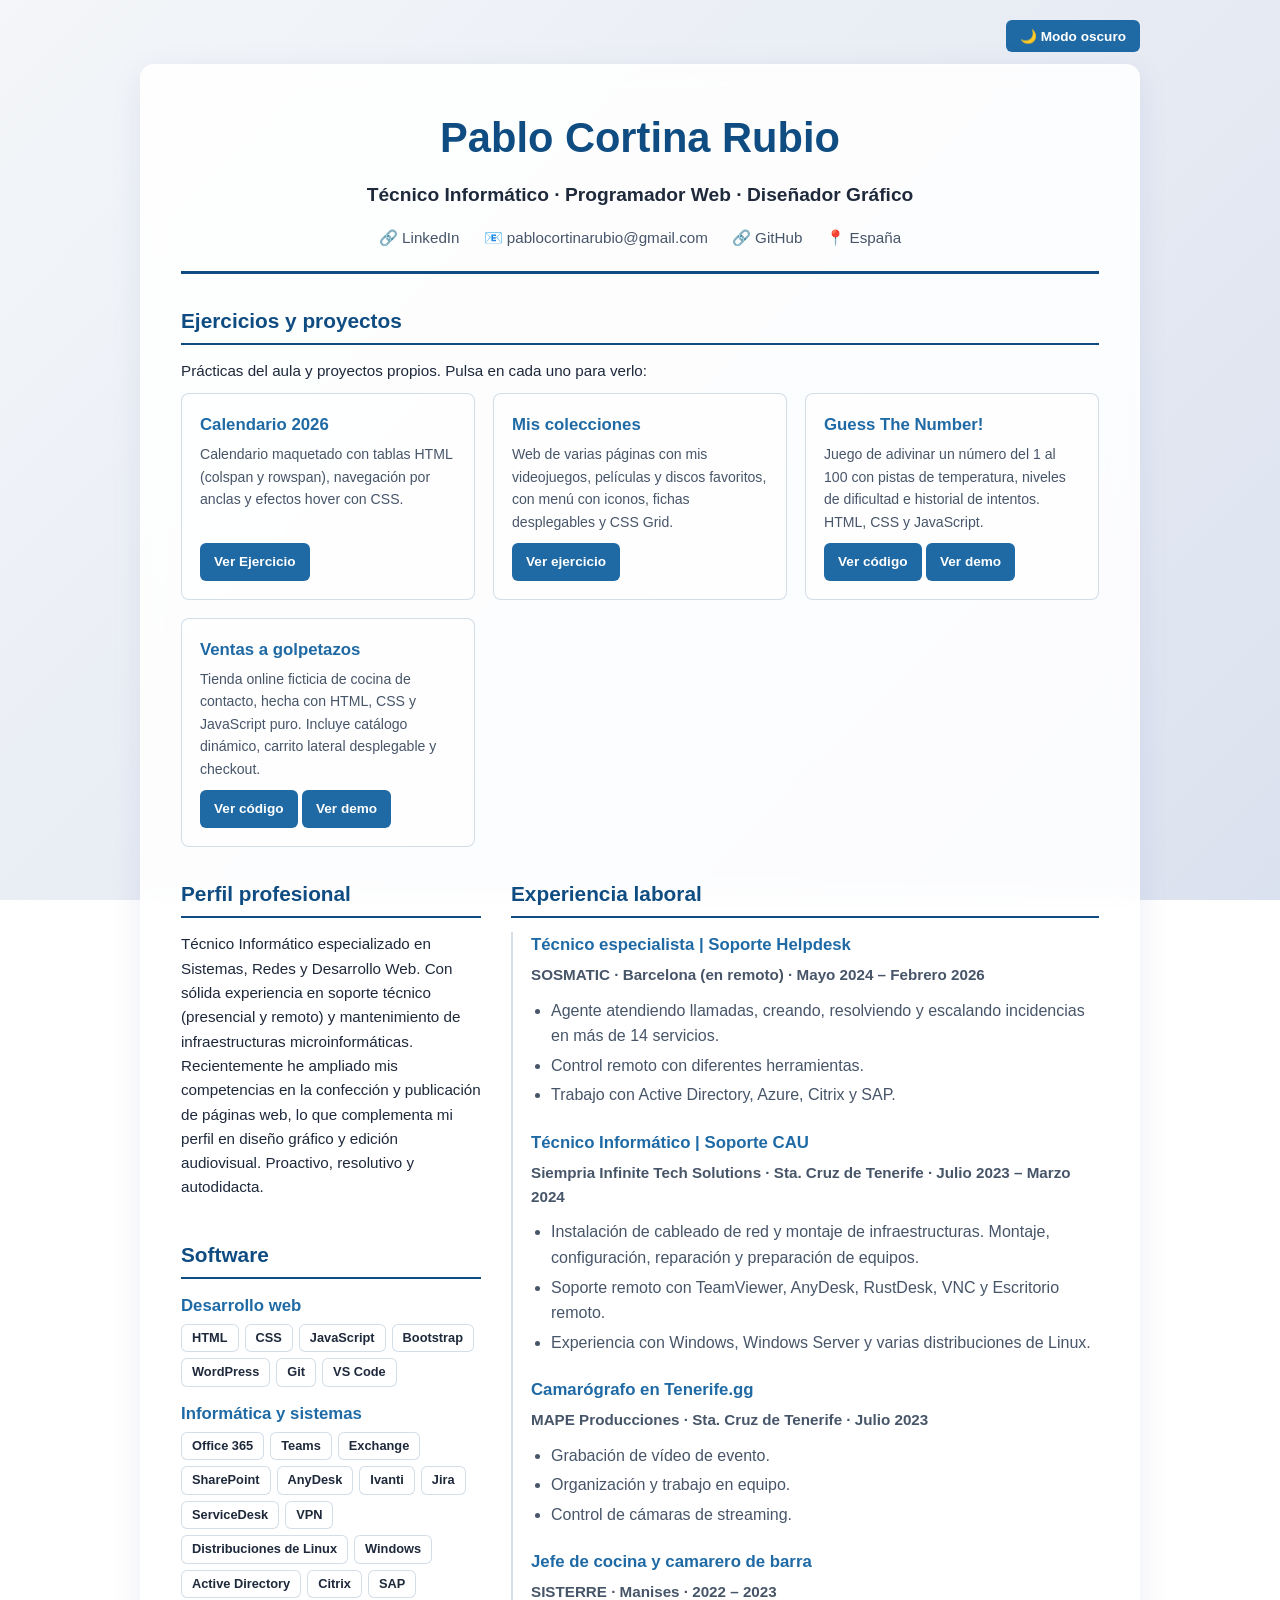
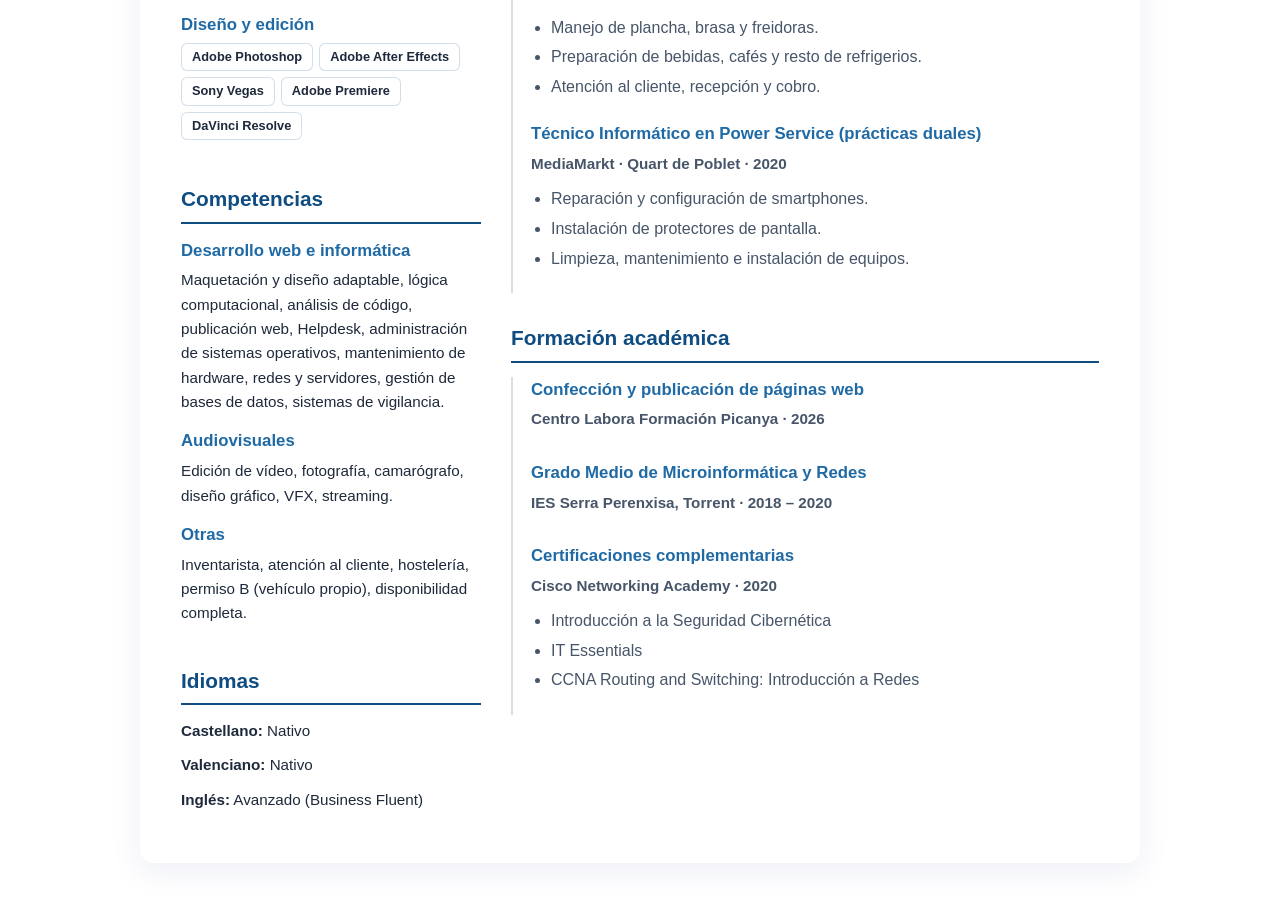
<file: index.html>
<!DOCTYPE html>
<html lang="es">

<head>
    <meta charset="UTF-8">
    <meta name="viewport" content="width=device-width, initial-scale=1.0">
    <title>Pablo Cortina Rubio - Currículum Vitae</title>
    <link rel="stylesheet" href="main.css">
</head>

<body>
    <!-- Botón para cambiar entre modo claro y modo oscuro -->
    <div class="barra-superior">
        <button id="boton-modo" class="btn">🌙 Modo oscuro</button>
    </div>
    <div class="container">

        <!-- Header  -->
        <header class="header">
            <h1>Pablo Cortina Rubio</h1>
            <p class="subtitle">Técnico Informático · Programador Web · Diseñador Gráfico</p>
            <div class="header-contact">
                <a href="https://www.linkedin.com/in/pablo-cortina/">🔗 LinkedIn</a>
                <a href="mailto:pablocortinarubio@gmail.com">📧 pablocortinarubio@gmail.com</a>
                <a href="https://github.com/Pablo-Cortina" target="_blank">🔗 GitHub</a>
                <span>📍 España</span>
            </div>
        </header>


<!-- Ejercicios de clase -->
        <section class="card seccion-ejercicios">
            <h2>Ejercicios y proyectos</h2>
            <p>Prácticas del aula y proyectos propios. Pulsa en cada uno para verlo:</p>

            <div class="grid-ejercicios">
                <div class="ejercicio-item">
                    <h3>Calendario 2026</h3>
                    <p>Calendario maquetado con tablas HTML (colspan y rowspan), navegación por anclas y efectos hover
                        con CSS.</p>
                    <div>
                        <a href="./ejercicios/calendario/" class="btn" target="_blank">Ver Ejercicio</a>
                    </div>
                </div>

                <div class="ejercicio-item">
                    <h3>Mis colecciones</h3>
                    <p>Web de varias páginas con mis videojuegos, películas y discos favoritos, con menú con iconos,
                        fichas desplegables y CSS Grid.</p>
                    <div>
                        <a href="./ejercicios/colecciones/" class="btn" target="_blank">Ver ejercicio</a>
                    </div>
                </div>

                <div class="ejercicio-item">
                    <h3>Guess The Number!</h3>
                    <p>Juego de adivinar un número del 1 al 100 con pistas de temperatura, niveles de dificultad e
                        historial de intentos. HTML, CSS y JavaScript.</p>
                    <div>
                        <a href="https://github.com/Pablo-Cortina/GuessTheNumber" class="btn" target="_blank">Ver código</a>
                        <a href="https://pablo-cortina.github.io/GuessTheNumber/" class="btn" target="_blank">Ver demo</a>
                    </div>
                </div>
                <div class="ejercicio-item">
                    <h3>Ventas a golpetazos</h3>
                    <p>Tienda online ficticia de cocina de contacto, hecha con HTML, CSS y JavaScript puro. Incluye catálogo dinámico, carrito lateral desplegable y checkout.</p>
                    <div>
                        <a href="https://github.com/Pablo-Cortina/ventas-a-golpetazos" class="btn" target="_blank">Ver código</a>
                        <a href="https://pablo-cortina.github.io/ventas-a-golpetazos/" class="btn" target="_blank">Ver demo</a>
                    </div>
                </div>
            </div>
        </section>
        <!-- Columna izquierda -->
        <aside class="sidebar">

            <section class="card">
                <h2>Perfil profesional</h2>
                <p>Técnico Informático especializado en Sistemas, Redes y Desarrollo Web. Con sólida experiencia en
                    soporte técnico (presencial y remoto) y mantenimiento de infraestructuras microinformáticas.
                    Recientemente he ampliado mis competencias en la confección y publicación de páginas web, lo que
                    complementa mi perfil en diseño gráfico y edición audiovisual. Proactivo, resolutivo y autodidacta.
                </p>
            </section>

            <section class="card">
                <h2>Software</h2>

                <h3>Desarrollo web</h3>
                <div class="tags">
                    <span class="tag">HTML</span>
                    <span class="tag">CSS</span>
                    <span class="tag">JavaScript</span>
                    <span class="tag">Bootstrap</span>
                    <span class="tag">WordPress</span>
                    <span class="tag">Git</span>
                    <span class="tag">VS Code</span>
                </div>

                <h3>Informática y sistemas</h3>
                <div class="tags">
                    <span class="tag">Office 365</span>
                    <span class="tag">Teams</span>
                    <span class="tag">Exchange</span>
                    <span class="tag">SharePoint</span>
                    <span class="tag">AnyDesk</span>
                    <span class="tag">Ivanti</span>
                    <span class="tag">Jira</span>
                    <span class="tag">ServiceDesk</span>
                    <span class="tag">VPN</span>
                    <span class="tag">Distribuciones de Linux</span>
                    <span class="tag">Windows</span>
                    <span class="tag">Active Directory</span>
                    <span class="tag">Citrix</span>
                    <span class="tag">SAP</span>
                </div>

                <h3>Diseño y edición</h3>
                <div class="tags">
                    <span class="tag">Adobe Photoshop</span>
                    <span class="tag">Adobe After Effects</span>
                    <span class="tag">Sony Vegas</span>
                    <span class="tag">Adobe Premiere</span>
                    <span class="tag">DaVinci Resolve</span>
                </div>
            </section>

            <section class="card">
                <h2>Competencias</h2>

                <h3>Desarrollo web e informática</h3>
                <p>Maquetación y diseño adaptable, lógica computacional, análisis de código, publicación web,
                    Helpdesk, administración de sistemas operativos, mantenimiento de hardware, redes y servidores,
                    gestión de bases de datos, sistemas de vigilancia.</p>

                <h3>Audiovisuales</h3>
                <p>Edición de vídeo, fotografía, camarógrafo, diseño gráfico, VFX, streaming.</p>

                <h3>Otras</h3>
                <p>Inventarista, atención al cliente, hostelería, permiso B (vehículo propio), disponibilidad
                    completa.</p>
            </section>

            <section class="card">
                <h2>Idiomas</h2>
                <p><strong>Castellano:</strong> Nativo</p>
                <p><strong>Valenciano:</strong> Nativo</p>
                <p><strong>Inglés:</strong> Avanzado (Business Fluent)</p>
            </section>

        </aside>

        <!-- Columna derecha -->
        <main class="main-content">
            <section class="card">
                <h2>Experiencia laboral</h2>

                <div class="timeline-item">
                    <h3>Técnico especialista | Soporte Helpdesk</h3>
                    <p class="company">SOSMATIC · Barcelona (en remoto) · Mayo 2024 – Febrero 2026</p>
                    <ul>
                        <li>Agente atendiendo llamadas, creando, resolviendo y escalando incidencias en más de 14
                            servicios.</li>
                        <li>Control remoto con diferentes herramientas.</li>
                        <li>Trabajo con Active Directory, Azure, Citrix y SAP.</li>
                    </ul>
                </div>

                <div class="timeline-item">
                    <h3>Técnico Informático | Soporte CAU</h3>
                    <p class="company">Siempria Infinite Tech Solutions · Sta. Cruz de Tenerife · Julio 2023 – Marzo
                        2024</p>
                    <ul>
                        <li>Instalación de cableado de red y montaje de infraestructuras. Montaje, configuración,
                            reparación y preparación de equipos.</li>
                        <li>Soporte remoto con TeamViewer, AnyDesk, RustDesk, VNC y Escritorio remoto.</li>
                        <li>Experiencia con Windows, Windows Server y varias distribuciones de Linux.</li>
                    </ul>
                </div>

                <div class="timeline-item">
                    <h3>Camarógrafo en Tenerife.gg</h3>
                    <p class="company">MAPE Producciones · Sta. Cruz de Tenerife · Julio 2023</p>
                    <ul>
                        <li>Grabación de vídeo de evento.</li>
                        <li>Organización y trabajo en equipo.</li>
                        <li>Control de cámaras de streaming.</li>
                    </ul>
                </div>

                <div class="timeline-item">
                    <h3>Jefe de cocina y camarero de barra</h3>
                    <p class="company">SISTERRE · Manises · 2022 – 2023</p>
                    <ul>
                        <li>Manejo de plancha, brasa y freidoras.</li>
                        <li>Preparación de bebidas, cafés y resto de refrigerios.</li>
                        <li>Atención al cliente, recepción y cobro.</li>
                    </ul>
                </div>

                <div class="timeline-item">
                    <h3>Técnico Informático en Power Service (prácticas duales)</h3>
                    <p class="company">MediaMarkt · Quart de Poblet · 2020</p>
                    <ul>
                        <li>Reparación y configuración de smartphones.</li>
                        <li>Instalación de protectores de pantalla.</li>
                        <li>Limpieza, mantenimiento e instalación de equipos.</li>
                    </ul>
                </div>
            </section>

            <section class="card">
                <h2>Formación académica</h2>

                <div class="timeline-item">
                    <h3>Confección y publicación de páginas web</h3>
                    <p class="company">Centro Labora Formación Picanya · 2026</p>
                </div>

                <div class="timeline-item">
                    <h3>Grado Medio de Microinformática y Redes</h3>
                    <p class="company">IES Serra Perenxisa, Torrent · 2018 – 2020</p>
                </div>

                <div class="timeline-item">
                    <h3>Certificaciones complementarias</h3>
                    <p class="company">Cisco Networking Academy · 2020</p>
                    <ul>
                        <li>Introducción a la Seguridad Cibernética</li>
                        <li>IT Essentials</li>
                        <li>CCNA Routing and Switching: Introducción a Redes</li>
                    </ul>
                </div>
            </section>

        </main>

    </div>

    <script src="script.js"></script>
</body>

</html>
</file>
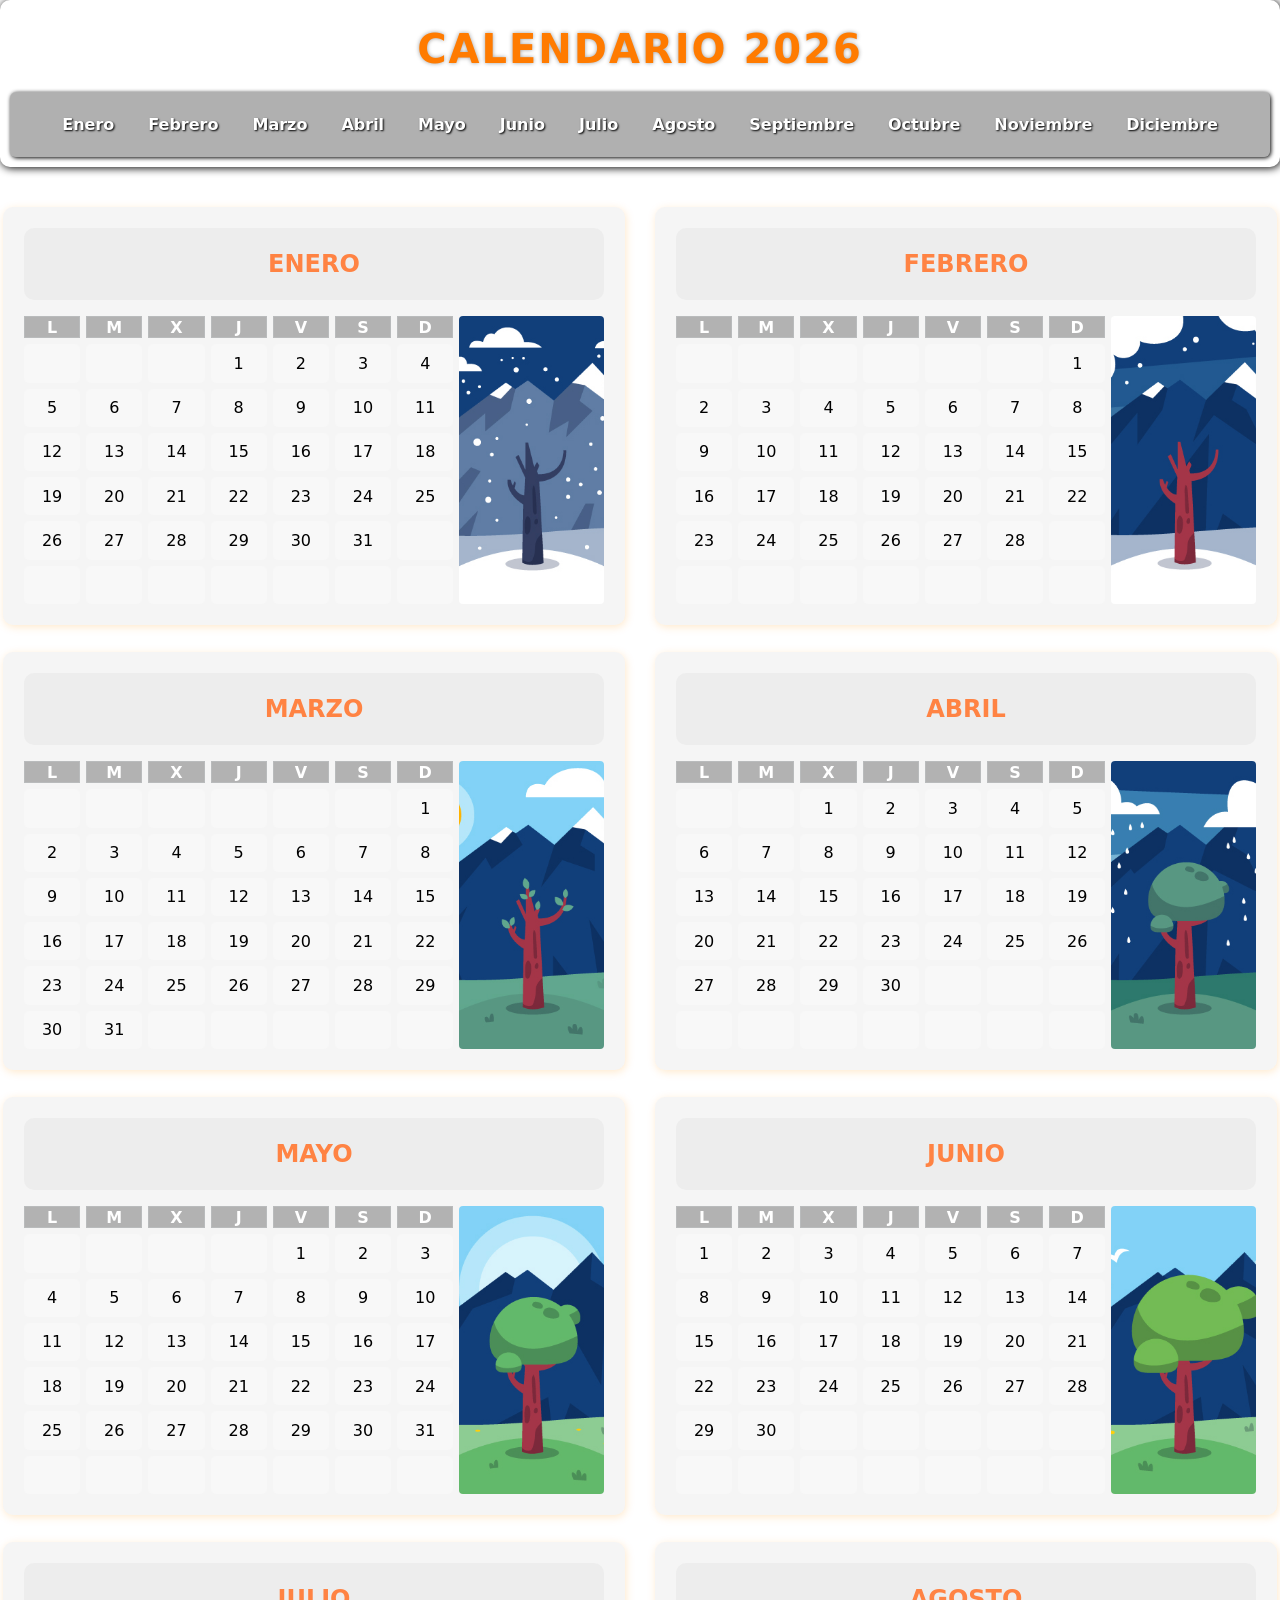
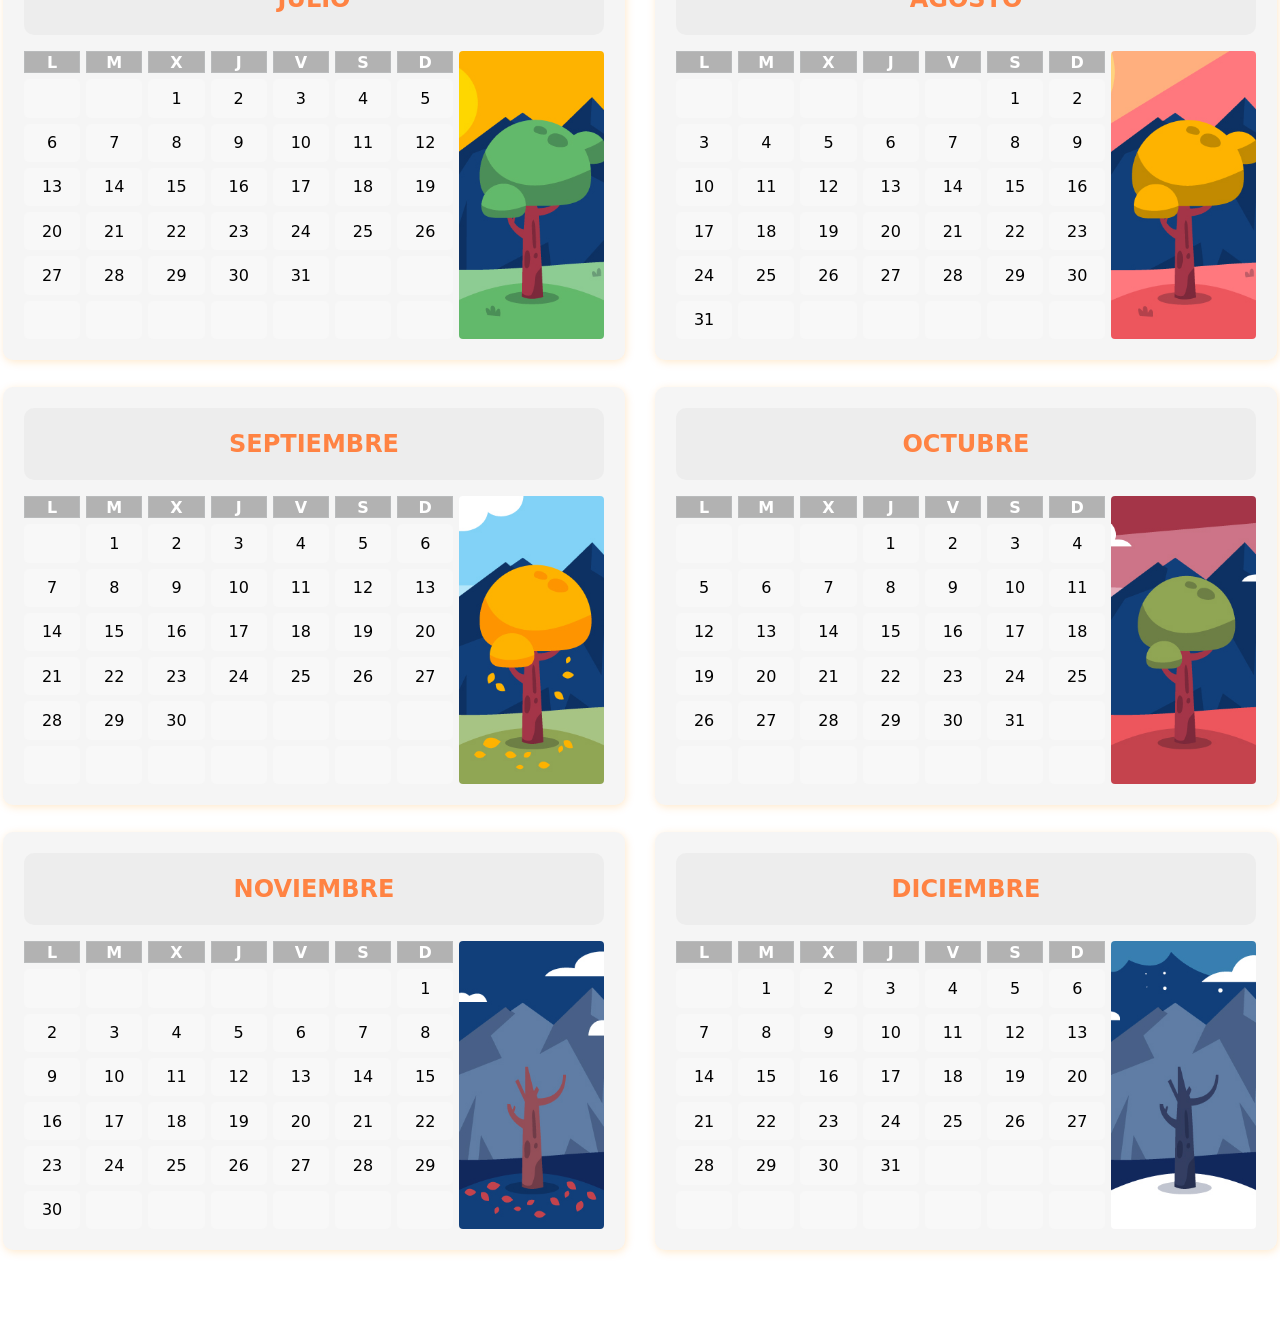
<file: ejercicios/calendario/index.html>
<!DOCTYPE html>
<html lang='es'>

<head>
    <meta charset='utf-8'>
    <meta name='viewport' content='width=device-width, initial-scale=1'>
    <title>Ejercicio 8</title>
    <link rel='stylesheet' href='main.css'>
</head>

<body>
    <div class="fondo-desenfocado"></div>
    <div class="container">
        <header>
            <h1>CALENDARIO 2026</h1>
            <nav class="menu">
                <ul>
                    <li><a href="#enero">Enero</a></li>
                    <li><a href="#febrero">Febrero</a></li>
                    <li><a href="#marzo">Marzo</a></li>
                    <li><a href="#abril">Abril</a></li>
                    <li><a href="#mayo">Mayo</a></li>
                    <li><a href="#junio">Junio</a></li>
                    <li><a href="#julio">Julio</a></li>
                    <li><a href="#agosto">Agosto</a></li>
                    <li><a href="#septiembre">Septiembre</a></li>
                    <li><a href="#octubre">Octubre</a></li>
                    <li><a href="#noviembre">Noviembre</a></li>
                    <li><a href="#diciembre">Diciembre</a></li>
                </ul>
            </nav>
        </header>
        <main>
            <section>
                <article id="enero">
                    <table>
                        <tr>
                            <th colspan="8"><a href="#enero" class="titulo-mes">ENERO</a></th>
                        </tr>
                        <tr class="dias-semana">
                            <th>L</th>
                            <th>M</th>
                            <th>X</th>
                            <th>J</th>
                            <th>V</th>
                            <th>S</th>
                            <th>D</th>
                            <td rowspan="7 " class="celda-imagen">
                                <img src="./imgs/enero.png" alt="Enero">
                            </td>
                        </tr>
                        <tr>
                            <td></td>
                            <td></td>
                            <td></td>
                            <td>1</td>
                            <td>2</td>
                            <td>3</td>
                            <td>4</td>
                        </tr>
                        <tr>
                            <td>5</td>
                            <td>6</td>
                            <td>7</td>
                            <td>8</td>
                            <td>9</td>
                            <td>10</td>
                            <td>11</td>
                        </tr>
                        <tr>
                            <td>12</td>
                            <td>13</td>
                            <td>14</td>
                            <td>15</td>
                            <td>16</td>
                            <td>17</td>
                            <td>18</td>
                        </tr>
                        <tr>
                            <td>19</td>
                            <td>20</td>
                            <td>21</td>
                            <td>22</td>
                            <td>23</td>
                            <td>24</td>
                            <td>25</td>
                        </tr>
                        <tr>
                            <td>26</td>
                            <td>27</td>
                            <td>28</td>
                            <td>29</td>
                            <td>30</td>
                            <td>31</td>
                            <td></td>
                        </tr>
                        <tr>
                            <td></td>
                            <td></td>
                            <td></td>
                            <td></td>
                            <td></td>
                            <td></td>
                            <td></td>
                        </tr>
                    </table>
                </article>
                <article id="febrero">

                    <table>
                        <tr>
                            <th colspan="8"><a href="#febrero" class="titulo-mes">FEBRERO</a></th>
                        </tr>
                        <tr class="dias-semana">
                            <th>L</th>
                            <th>M</th>
                            <th>X</th>
                            <th>J</th>
                            <th>V</th>
                            <th>S</th>
                            <th>D</th>
                            <td rowspan="7" class="celda-imagen"><img src="./imgs/febrero.png" alt="Febrero"></td>
                        </tr>
                        <tr>
                            <td></td>
                            <td></td>
                            <td></td>
                            <td></td>
                            <td></td>
                            <td></td>
                            <td>1</td>

                        </tr>
                        <tr>
                            <td>2</td>
                            <td>3</td>
                            <td>4</td>
                            <td>5</td>
                            <td>6</td>
                            <td>7</td>
                            <td>8</td>
                        </tr>
                        <tr>
                            <td>9</td>
                            <td>10</td>
                            <td>11</td>
                            <td>12</td>
                            <td>13</td>
                            <td>14</td>
                            <td>15</td>
                        </tr>
                        <tr>
                            <td>16</td>
                            <td>17</td>
                            <td>18</td>
                            <td>19</td>
                            <td>20</td>
                            <td>21</td>
                            <td>22</td>
                        </tr>
                        <tr>
                            <td>23</td>
                            <td>24</td>
                            <td>25</td>
                            <td>26</td>
                            <td>27</td>
                            <td>28</td>
                            <td></td>
                        </tr>
                        <tr>
                            <td></td>
                            <td></td>
                            <td></td>
                            <td></td>
                            <td></td>
                            <td></td>
                            <td></td>
                        </tr>
                    </table>
                </article>
            </section>
            <section>
                <article id="marzo">

                    <table>
                        <tr>
                            <th colspan="8"><a href="#marzo" class="titulo-mes">MARZO</a></th>
                        </tr>
                        <tr class="dias-semana">
                            <th>L</th>
                            <th>M</th>
                            <th>X</th>
                            <th>J</th>
                            <th>V</th>
                            <th>S</th>
                            <th>D</th>
                            <td rowspan="7" class="celda-imagen"><img src="./imgs/marzo.png" alt="Marzo"></td>
                        </tr>
                        <tr>
                            <td></td>
                            <td></td>
                            <td></td>
                            <td></td>
                            <td></td>
                            <td></td>
                            <td>1</td>

                        </tr>
                        <tr>
                            <td>2</td>
                            <td>3</td>
                            <td>4</td>
                            <td>5</td>
                            <td>6</td>
                            <td>7</td>
                            <td>8</td>
                        </tr>
                        <tr>
                            <td>9</td>
                            <td>10</td>
                            <td>11</td>
                            <td>12</td>
                            <td>13</td>
                            <td>14</td>
                            <td>15</td>
                        </tr>
                        <tr>
                            <td>16</td>
                            <td>17</td>
                            <td>18</td>
                            <td>19</td>
                            <td>20</td>
                            <td>21</td>
                            <td>22</td>
                        </tr>
                        <tr>
                            <td>23</td>
                            <td>24</td>
                            <td>25</td>
                            <td>26</td>
                            <td>27</td>
                            <td>28</td>
                            <td>29</td>
                        </tr>
                        <tr>
                            <td>30</td>
                            <td>31</td>
                            <td></td>
                            <td></td>
                            <td></td>
                            <td></td>
                            <td></td>
                        </tr>
                    </table>
                </article>
                <article id="abril">
                    <table>
                        <tr>
                            <th colspan="8"><a href="#abril" class="titulo-mes">ABRIL</a></th>
                        </tr>
                        <tr class="dias-semana">
                            <th>L</th>
                            <th>M</th>
                            <th>X</th>
                            <th>J</th>
                            <th>V</th>
                            <th>S</th>
                            <th>D</th>
                            <td rowspan="7" class="celda-imagen"><img src="./imgs/abril.png" alt="Abril"></td>
                        </tr>
                        <tr>
                            <td></td>
                            <td></td>
                            <td>1</td>
                            <td>2</td>
                            <td>3</td>
                            <td>4</td>
                            <td>5</td>

                        </tr>
                        <tr>
                            <td>6</td>
                            <td>7</td>
                            <td>8</td>
                            <td>9</td>
                            <td>10</td>
                            <td>11</td>
                            <td>12</td>
                        </tr>
                        <tr>
                            <td>13</td>
                            <td>14</td>
                            <td>15</td>
                            <td>16</td>
                            <td>17</td>
                            <td>18</td>
                            <td>19</td>
                        </tr>
                        <tr>
                            <td>20</td>
                            <td>21</td>
                            <td>22</td>
                            <td>23</td>
                            <td>24</td>
                            <td>25</td>
                            <td>26</td>
                        </tr>
                        <tr>
                            <td>27</td>
                            <td>28</td>
                            <td>29</td>
                            <td>30</td>
                            <td></td>
                            <td></td>
                            <td></td>
                        </tr>
                        <tr>
                            <td></td>
                            <td></td>
                            <td></td>
                            <td></td>
                            <td></td>
                            <td></td>
                            <td></td>
                        </tr>
                    </table>
                </article>
            </section>
            <section>
                <article id="mayo">
                    <table>
                        <tr>
                            <th colspan="8"><a href="#mayo" class="titulo-mes">MAYO</a></th>
                        </tr>
                        <tr class="dias-semana">
                            <th>L</th>
                            <th>M</th>
                            <th>X</th>
                            <th>J</th>
                            <th>V</th>
                            <th>S</th>
                            <th>D</th>
                            <td rowspan="7" class="celda-imagen"><img src="./imgs/mayo.png" alt="Mayo"></td>
                        </tr>
                        <tr>
                            <td></td>
                            <td></td>
                            <td></td>
                            <td></td>
                            <td>1</td>
                            <td>2</td>
                            <td>3</td>

                        </tr>
                        <tr>
                            <td>4</td>
                            <td>5</td>
                            <td>6</td>
                            <td>7</td>
                            <td>8</td>
                            <td>9</td>
                            <td>10</td>
                        </tr>
                        <tr>
                            <td>11</td>
                            <td>12</td>
                            <td>13</td>
                            <td>14</td>
                            <td>15</td>
                            <td>16</td>
                            <td>17</td>
                        </tr>
                        <tr>
                            <td>18</td>
                            <td>19</td>
                            <td>20</td>
                            <td>21</td>
                            <td>22</td>
                            <td>23</td>
                            <td>24</td>
                        </tr>
                        <tr>
                            <td>25</td>
                            <td>26</td>
                            <td>27</td>
                            <td>28</td>
                            <td>29</td>
                            <td>30</td>
                            <td>31</td>
                        </tr>
                        <tr>
                            <td></td>
                            <td></td>
                            <td></td>
                            <td></td>
                            <td></td>
                            <td></td>
                            <td></td>
                        </tr>
                    </table>
                </article>
                <article id="junio">
                    <table>
                        <tr>
                            <th colspan="8"><a href="#junio" class="titulo-mes">JUNIO</a></th>
                        </tr>
                        <tr class="dias-semana">
                            <th>L</th>
                            <th>M</th>
                            <th>X</th>
                            <th>J</th>
                            <th>V</th>
                            <th>S</th>
                            <th>D</th>
                            <td rowspan="7" class="celda-imagen"><img src="./imgs/junio.png" alt="Junio"></td>
                        </tr>
                        <tr>
                            <td>1</td>
                            <td>2</td>
                            <td>3</td>
                            <td>4</td>
                            <td>5</td>
                            <td>6</td>
                            <td>7</td>

                        </tr>
                        <tr>
                            <td>8</td>
                            <td>9</td>
                            <td>10</td>
                            <td>11</td>
                            <td>12</td>
                            <td>13</td>
                            <td>14</td>
                        </tr>
                        <tr>
                            <td>15</td>
                            <td>16</td>
                            <td>17</td>
                            <td>18</td>
                            <td>19</td>
                            <td>20</td>
                            <td>21</td>
                        </tr>
                        <tr>
                            <td>22</td>
                            <td>23</td>
                            <td>24</td>
                            <td>25</td>
                            <td>26</td>
                            <td>27</td>
                            <td>28</td>
                        </tr>
                        <tr>
                            <td>29</td>
                            <td>30</td>
                            <td></td>
                            <td></td>
                            <td></td>
                            <td></td>
                            <td></td>
                        </tr>
                        <tr>
                            <td></td>
                            <td></td>
                            <td></td>
                            <td></td>
                            <td></td>
                            <td></td>
                            <td></td>
                        </tr>
                    </table>
                </article>
            </section>
            <section>
                <article id="julio">
                    <table>
                        <tr>
                            <th colspan="8"><a href="#julio" class="titulo-mes">JULIO</a></th>
                        </tr>
                        <tr class="dias-semana">
                            <th>L</th>
                            <th>M</th>
                            <th>X</th>
                            <th>J</th>
                            <th>V</th>
                            <th>S</th>
                            <th>D</th>
                            <td rowspan="7" class="celda-imagen"><img src="./imgs/julio.png" alt="Julio"></td>
                        </tr>
                        <tr>
                            <td></td>
                            <td></td>
                            <td>1</td>
                            <td>2</td>
                            <td>3</td>
                            <td>4</td>
                            <td>5</td>

                        </tr>
                        <tr>
                            <td>6</td>
                            <td>7</td>
                            <td>8</td>
                            <td>9</td>
                            <td>10</td>
                            <td>11</td>
                            <td>12</td>
                        </tr>
                        <tr>
                            <td>13</td>
                            <td>14</td>
                            <td>15</td>
                            <td>16</td>
                            <td>17</td>
                            <td>18</td>
                            <td>19</td>
                        </tr>
                        <tr>
                            <td>20</td>
                            <td>21</td>
                            <td>22</td>
                            <td>23</td>
                            <td>24</td>
                            <td>25</td>
                            <td>26</td>
                        </tr>
                        <tr>
                            <td>27</td>
                            <td>28</td>
                            <td>29</td>
                            <td>30</td>
                            <td>31</td>
                            <td></td>
                            <td></td>
                        </tr>
                        <tr>
                            <td></td>
                            <td></td>
                            <td></td>
                            <td></td>
                            <td></td>
                            <td></td>
                            <td></td>
                        </tr>
                    </table>
                </article>
                <article id="agosto">
                    <table>
                        <tr>
                            <th colspan="8"><a href="#agosto" class="titulo-mes">AGOSTO</a></th>
                        </tr>
                        <tr class="dias-semana">
                            <th>L</th>
                            <th>M</th>
                            <th>X</th>
                            <th>J</th>
                            <th>V</th>
                            <th>S</th>
                            <th>D</th>
                            <td rowspan="7" class="celda-imagen"><img src="./imgs/agosto.png" alt="Agosto"></td>
                        </tr>
                        <tr>
                            <td></td>
                            <td></td>
                            <td></td>
                            <td></td>
                            <td></td>
                            <td>1</td>
                            <td>2</td>

                        </tr>
                        <tr>
                            <td>3</td>
                            <td>4</td>
                            <td>5</td>
                            <td>6</td>
                            <td>7</td>
                            <td>8</td>
                            <td>9</td>
                        </tr>
                        <tr>
                            <td>10</td>
                            <td>11</td>
                            <td>12</td>
                            <td>13</td>
                            <td>14</td>
                            <td>15</td>
                            <td>16</td>
                        </tr>
                        <tr>
                            <td>17</td>
                            <td>18</td>
                            <td>19</td>
                            <td>20</td>
                            <td>21</td>
                            <td>22</td>
                            <td>23</td>

                        </tr>
                        <tr>
                            <td>24</td>
                            <td>25</td>
                            <td>26</td>
                            <td>27</td>
                            <td>28</td>
                            <td>29</td>
                            <td>30</td>
                        </tr>
                        <tr>
                            <td>31</td>
                            <td></td>
                            <td></td>
                            <td></td>
                            <td></td>
                            <td></td>
                            <td></td>
                        </tr>
                    </table>
                </article>
            </section>
            <section>
                <article id="septiembre">
                    <table>
                        <tr>
                            <th colspan="8"><a href="#septiembre" class="titulo-mes">SEPTIEMBRE</a></th>
                        </tr>
                        <tr class="dias-semana">
                            <th>L</th>
                            <th>M</th>
                            <th>X</th>
                            <th>J</th>
                            <th>V</th>
                            <th>S</th>
                            <th>D</th>
                            <td rowspan="7" class="celda-imagen"><img src="./imgs/septiembre.png" alt="Septiembre"></td>
                        </tr>
                        <tr>
                            <td></td>
                            <td>1</td>
                            <td>2</td>
                            <td>3</td>
                            <td>4</td>
                            <td>5</td>
                            <td>6</td>

                        </tr>
                        <tr>
                            <td>7</td>
                            <td>8</td>
                            <td>9</td>
                            <td>10</td>
                            <td>11</td>
                            <td>12</td>
                            <td>13</td>
                        </tr>
                        <tr>
                            <td>14</td>
                            <td>15</td>
                            <td>16</td>
                            <td>17</td>
                            <td>18</td>
                            <td>19</td>
                            <td>20</td>
                        </tr>
                        <tr>
                            <td>21</td>
                            <td>22</td>
                            <td>23</td>
                            <td>24</td>
                            <td>25</td>
                            <td>26</td>
                            <td>27</td>
                        </tr>
                        <tr>
                            <td>28</td>
                            <td>29</td>
                            <td>30</td>
                            <td></td>
                            <td></td>
                            <td></td>
                            <td></td>
                        </tr>
                        <tr>
                            <td></td>
                            <td></td>
                            <td></td>
                            <td></td>
                            <td></td>
                            <td></td>
                            <td></td>
                        </tr>
                    </table>
                </article>
                <article id="octubre">
                    <table>
                        <tr>
                            <th colspan="8"><a href="#octubre" class="titulo-mes">OCTUBRE</a></th>
                        </tr>
                        <tr class="dias-semana">
                            <th>L</th>
                            <th>M</th>
                            <th>X</th>
                            <th>J</th>
                            <th>V</th>
                            <th>S</th>
                            <th>D</th>
                            <td rowspan="7" class="celda-imagen">
                                <img src="./imgs/octubre.png" alt="Octubre">
                            </td>
                        </tr>
                        <tr>
                            <td></td>
                            <td></td>
                            <td></td>
                            <td>1</td>
                            <td>2</td>
                            <td>3</td>
                            <td>4</td>

                        </tr>
                        <tr>
                            <td>5</td>
                            <td>6</td>
                            <td>7</td>
                            <td>8</td>
                            <td>9</td>
                            <td>10</td>
                            <td>11</td>
                        </tr>
                        <tr>
                            <td>12</td>
                            <td>13</td>
                            <td>14</td>
                            <td>15</td>
                            <td>16</td>
                            <td>17</td>
                            <td>18</td>
                        </tr>
                        <tr>
                            <td>19</td>
                            <td>20</td>
                            <td>21</td>
                            <td>22</td>
                            <td>23</td>
                            <td>24</td>
                            <td>25</td>
                        </tr>
                        <tr>
                            <td>26</td>
                            <td>27</td>
                            <td>28</td>
                            <td>29</td>
                            <td>30</td>
                            <td>31</td>
                            <td></td>
                        </tr>
                        <tr>
                            <td></td>
                            <td></td>
                            <td></td>
                            <td></td>
                            <td></td>
                            <td></td>
                            <td></td>
                        </tr>
                    </table>
                </article>
            </section>
            <section>
                <article id="noviembre">
                    <table>
                        <tr>
                            <th colspan="8"><a href="#noviembre" class="titulo-mes">NOVIEMBRE</a></th>
                        </tr>
                        <tr class="dias-semana">
                            <th>L</th>
                            <th>M</th>
                            <th>X</th>
                            <th>J</th>
                            <th>V</th>
                            <th>S</th>
                            <th>D</th>
                            <td rowspan="7" class="celda-imagen"><img src="./imgs/noviembre.png" alt="Noviembre"></td>
                        </tr>
                        <tr>
                            <td></td>
                            <td></td>
                            <td></td>
                            <td></td>
                            <td></td>
                            <td></td>
                            <td>1</td>

                        </tr>
                        <tr>
                            <td>2</td>
                            <td>3</td>
                            <td>4</td>
                            <td>5</td>
                            <td>6</td>
                            <td>7</td>
                            <td>8</td>
                        </tr>
                        <tr>
                            <td>9</td>
                            <td>10</td>
                            <td>11</td>
                            <td>12</td>
                            <td>13</td>
                            <td>14</td>
                            <td>15</td>
                        </tr>
                        <tr>
                            <td>16</td>
                            <td>17</td>
                            <td>18</td>
                            <td>19</td>
                            <td>20</td>
                            <td>21</td>
                            <td>22</td>
                        </tr>
                        <tr>
                            <td>23</td>
                            <td>24</td>
                            <td>25</td>
                            <td>26</td>
                            <td>27</td>
                            <td>28</td>
                            <td>29</td>
                        </tr>
                        <tr>
                            <td>30</td>
                            <td></td>
                            <td></td>
                            <td></td>
                            <td></td>
                            <td></td>
                            <td></td>
                        </tr>
                    </table>
                </article>
                <article id="diciembre">
                    <table>
                        <tr>
                            <th colspan="8"><a href="#diciembre" class="titulo-mes">DICIEMBRE</a></th>
                        </tr>
                        <tr class="dias-semana">
                            <th>L</th>
                            <th>M</th>
                            <th>X</th>
                            <th>J</th>
                            <th>V</th>
                            <th>S</th>
                            <th>D</th>
                            <td rowspan="7" class="celda-imagen"><img src="./imgs/diciembre.png" alt="Diciembre"></td>
                        </tr>
                        <tr>
                            <td></td>
                            <td>1</td>
                            <td>2</td>
                            <td>3</td>
                            <td>4</td>
                            <td>5</td>
                            <td>6</td>

                        </tr>
                        <tr>
                            <td>7</td>
                            <td>8</td>
                            <td>9</td>
                            <td>10</td>
                            <td>11</td>
                            <td>12</td>
                            <td>13</td>
                        </tr>
                        <tr>
                            <td>14</td>
                            <td>15</td>
                            <td>16</td>
                            <td>17</td>
                            <td>18</td>
                            <td>19</td>
                            <td>20</td>
                        </tr>
                        <tr>
                            <td>21</td>
                            <td>22</td>
                            <td>23</td>
                            <td>24</td>
                            <td>25</td>
                            <td>26</td>
                            <td>27</td>
                        </tr>
                        <tr>
                            <td>28</td>
                            <td>29</td>
                            <td>30</td>
                            <td>31</td>
                            <td></td>
                            <td></td>
                            <td></td>
                        </tr>
                        <tr>
                            <td></td>
                            <td></td>
                            <td></td>
                            <td></td>
                            <td></td>
                            <td></td>
                            <td></td>
                        </tr>
                    </table>
                </article>
            </section>
        </main>
        <footer>
            Web hecha por Pablo Cortina
        </footer>
    </div>
<div id="modal" class="modal oculto">
    <div class="modal-contenido">
        <button id="cerrar" class="cerrar">×</button>
        <h2 id="modal-fecha"></h2>
        <ul id="modal-lista"></ul>
        <input type="text" id="evento-titulo" placeholder="Título del evento">
        <textarea id="evento-descripcion" placeholder="Descripción (opcional)"></textarea>
        <button id="guardar">Añadir evento</button>
    </div>
</div>
<script>
const meses = ["enero", "febrero", "marzo", "abril", "mayo", "junio",
    "julio", "agosto", "septiembre", "octubre", "noviembre", "diciembre"];

let eventos = {};
let claveActual = "";
const listaDias = [];

const guardado = localStorage.getItem("calendarioEventos");
if (guardado) {
    eventos = JSON.parse(guardado);
}

function guardarEventos() {
    localStorage.setItem("calendarioEventos", JSON.stringify(eventos));
}

const modal = document.getElementById("modal");
const modalFecha = document.getElementById("modal-fecha");
const modalLista = document.getElementById("modal-lista");
const inputTitulo = document.getElementById("evento-titulo");
const inputDescripcion = document.getElementById("evento-descripcion");
const botonGuardar = document.getElementById("guardar");
const botonCerrar = document.getElementById("cerrar");

const tooltip = document.createElement("div");
tooltip.className = "tooltip-evento oculto";
document.body.appendChild(tooltip);

function pintarMarcas() {
    listaDias.forEach(function (dia) {
        const lista = eventos[dia.clave];
        if (lista && lista.length > 0) {
            dia.celda.classList.add("con-evento");
        } else {
            dia.celda.classList.remove("con-evento");
        }
    });
}

function mostrarTooltip(clave, celda) {
    const lista = eventos[clave];
    if (!lista || lista.length === 0) {
        return;
    }

    let texto = "";
    lista.forEach(function (evento) {
        texto += evento.titulo;
        if (evento.descripcion !== "") {
            texto += ": " + evento.descripcion;
        }
        texto += "\n";
    });
    tooltip.textContent = texto.trim();
    tooltip.classList.remove("oculto");

    const caja = celda.getBoundingClientRect();
    const cabecera = document.querySelector("header").getBoundingClientRect();

    let arriba = caja.top - tooltip.offsetHeight - 10;
    if (arriba < cabecera.bottom) {
        arriba = caja.bottom + 10;
    }
    let izquierda = caja.left + caja.width / 2 - tooltip.offsetWidth / 2;
    if (izquierda < 8) {
        izquierda = 8;
    }

    tooltip.style.top = arriba + "px";
    tooltip.style.left = izquierda + "px";
}

function ocultarTooltip() {
    tooltip.classList.add("oculto");
}

function pintarLista() {
    modalLista.innerHTML = "";
    const lista = eventos[claveActual];

    if (!lista || lista.length === 0) {
        const vacio = document.createElement("li");
        vacio.textContent = "No hay eventos este día";
        modalLista.appendChild(vacio);
        return;
    }

    lista.forEach(function (evento, posicion) {
        const li = document.createElement("li");
        li.textContent = evento.titulo;
        if (evento.descripcion !== "") {
            li.textContent += ": " + evento.descripcion;
        }

        const botonBorrar = document.createElement("button");
        botonBorrar.textContent = "Borrar";
        botonBorrar.className = "borrar";
        botonBorrar.onclick = function () {
            borrarEvento(posicion);
        };

        li.appendChild(botonBorrar);
        modalLista.appendChild(li);
    });
}

function abrirModal(clave) {
    ocultarTooltip();
    claveActual = clave;

    const partes = clave.split("-");
    modalFecha.textContent = partes[1] + " de " + meses[partes[0] - 1] + " de 2026";

    pintarLista();
    modal.classList.remove("oculto");
    inputTitulo.focus();
}

function cerrarModal() {
    modal.classList.add("oculto");
    inputTitulo.value = "";
    inputDescripcion.value = "";
}

function guardarEvento() {
    const titulo = inputTitulo.value.trim();
    const descripcion = inputDescripcion.value.trim();

    if (titulo === "") {
        alert("Escribe un título para el evento");
        return;
    }

    if (!eventos[claveActual]) {
        eventos[claveActual] = [];
    }
    eventos[claveActual].push({ titulo: titulo, descripcion: descripcion });

    guardarEventos();
    inputTitulo.value = "";
    inputDescripcion.value = "";
    pintarLista();
    pintarMarcas();
}

function borrarEvento(posicion) {
    eventos[claveActual].splice(posicion, 1);
    guardarEventos();
    pintarLista();
    pintarMarcas();
}

const articulos = document.querySelectorAll("article");

for (let i = 0; i < articulos.length; i++) {
    const celdas = articulos[i].querySelectorAll("td");

    celdas.forEach(function (celda) {
        const dia = celda.textContent.trim();
        if (dia === "") {
            return;
        }

        const clave = (i + 1) + "-" + dia;

        celda.onclick = function () {
            abrirModal(clave);
        };
        celda.onmouseenter = function () {
            mostrarTooltip(clave, celda);
        };
        celda.onmouseleave = ocultarTooltip;

        celda.classList.add("dia");
        listaDias.push({ celda: celda, clave: clave });
    });
}

botonGuardar.onclick = guardarEvento;
botonCerrar.onclick = cerrarModal;
pintarMarcas();
</script>

</body>

</html>
</file>
<file: main.css>
/*  COLORES  */

/*  Modo claro (Default)  */
:root {
    --fondo-pagina: linear-gradient(135deg, #f4f6f9, #dbe2ef);
    --fondo-caja: rgba(255, 255, 255, 0.88);
    --texto: #1e293b;
    --texto-suave: #475569;
    --color-titulo: #0f4c81;
    --color-boton: #1f6aa5;
    --texto-boton: #ffffff;
    --fondo-cristal: rgba(255, 255, 255, 0.55);
    --borde-cristal: rgba(255, 255, 255, 0.7);
    --borde-tarjeta: rgba(15, 76, 129, 0.18);
    --sombra: 0 8px 32px rgba(31, 38, 135, 0.08);
}

/*  Modo oscuro  */
:root.dark-mode {
    --fondo-pagina:
        radial-gradient(circle at 20% 30%, rgba(255, 107, 0, 0.15) 0%, transparent 40%),
        radial-gradient(circle at 80% 70%, rgba(255, 170, 0, 0.12) 0%, transparent 40%),
        #090b0e;
    --fondo-caja: rgba(255, 255, 255, 0.04);
    --texto: #f4f5f6;
    --texto-suave: #8a94a6;
    --color-titulo: #ff9100;
    --color-boton: #ff9100;
    --texto-boton: #090b0e;
    --fondo-cristal: rgba(255, 255, 255, 0.03);
    --borde-cristal: rgba(255, 255, 255, 0.08);
    --borde-tarjeta: rgba(255, 107, 0, 0.3);
    --sombra: 0 8px 32px rgba(0, 0, 0, 0.3);
}

/*  BASE  */
* {
    box-sizing: border-box;
}

html {
    background: var(--fondo-pagina);
    background-attachment: fixed;
}

body {
    font-family: Arial, Helvetica, sans-serif;
    color: var(--texto);
    margin: 0;
    padding: 20px 15px 40px;
    line-height: 1.6;
}

ul {
    margin: 0;
    padding-left: 20px;
}

li {
    color: var(--texto-suave);
    margin-bottom: 4px;
}

a {
    color: var(--color-boton);
}

.barra-superior {
    max-width: 1000px;
    margin: 0 auto 12px auto;
    text-align: right;
}

/*  CONTENEDOR PRINCIPAL  */
.container {
    max-width: 1000px;
    margin: 0 auto;
    padding: 24px;
    background: var(--fondo-caja);
    backdrop-filter: blur(12px);
    border: 1px solid var(--borde-cristal);
    border-radius: 14px;
    box-shadow: var(--sombra);
    display: grid;
    grid-template-columns: 1fr;
    gap: 30px;
}

/*  Ajuste columnas  */
@media (min-width: 860px) {
    .container {
        padding: 40px;
        grid-template-columns: 300px 1fr;
    }

    .header,
    .seccion-ejercicios {
        grid-column: 1 / 3;
    }
    .timeline-item {
    border-left: 2px solid var(--borde-tarjeta);
    padding: 0 0 18px 18px;
}
}

.sidebar,
.main-content {
    display: flex;
    flex-direction: column;
    gap: 28px;
}

/*  CABECERA  */
.header {
    text-align: center;
    border-bottom: 3px solid var(--color-titulo);
    padding-bottom: 20px;
}

.header h1 {
    margin: 0;
    font-size: 2.6rem;
    color: var(--color-titulo);
}

.subtitle {
    margin: 8px 0 16px 0;
    font-size: 1.2rem;
    font-weight: bold;
}

.header-contact {
    display: flex;
    flex-wrap: wrap;
    justify-content: center;
    gap: 8px 24px;
    font-size: 0.95rem;
    color: var(--texto-suave);
    transition: all 0.3s ease;
}

.header-contact a {
    color: var(--texto-suave);
    text-decoration: none;
}

.header-contact a:hover {
    color: var(--color-boton);
}

/*  TARJETAS Y TÍTULOS  */
.card h2 {
    margin: 0 0 14px 0;
    font-size: 1.3rem;
    color: var(--color-titulo);
    border-bottom: 2px solid var(--color-titulo);
    padding-bottom: 6px;
    transition: all 0.3s ease;
}

.card h2:hover {
    transform: scale(1.01);
    opacity: 0.85;
}

.card h3 {
    margin: 14px 0 4px 0;
    font-size: 1.05rem;
    color: var(--color-boton);
}

.card p {
    margin: 0 0 10px 0;
    font-size: 0.95rem;
}

.company {
    color: var(--texto-suave);
    font-size: 0.88rem;
    font-weight: bold;
}

/*  EXPERIENCIA Y FORMACIÓN  */
/* .timeline-item {
    border-left: 2px solid var(--borde-tarjeta);
    padding: 0 0 18px 18px;
} */

.timeline-item h3 {
    margin-top: 0;
}

/*  ETIQUETAS DE SOFTWARE  */
.tags {
    display: flex;
    flex-wrap: wrap;
    gap: 6px;
    margin-bottom: 14px;
}

.tag {
    background: var(--fondo-cristal);
    border: 1px solid var(--borde-tarjeta);
    padding: 3px 10px;
    border-radius: 6px;
    font-size: 0.8rem;
    font-weight: bold;
    transition: all 0.2s ease;
}

.tag:hover {
    background: var(--color-titulo);
    color: var(--texto-boton);
    transform: scale(1.05);
}

/*  EJERCICIOS  */
.seccion-ejercicios {
    border-radius: 12px;
}

.grid-ejercicios {
    display: grid;
    grid-template-columns: repeat(auto-fit, minmax(230px, 1fr));
    gap: 18px;
}

.ejercicio-item {
    background: var(--fondo-cristal);
    border: 1px solid var(--borde-tarjeta);
    border-radius: 8px;
    padding: 18px;
    display: flex;
    flex-wrap: wrap;
    flex-direction: column;
    align-items: flex-start;
    transition: all 0.2s ease;
}

.ejercicio-item h3 {
    margin-top: 0;
}

.ejercicio-item p {
    flex-grow: 1;
    color: var(--texto-suave);
    font-size: 0.88rem;
}

.ejercicio-item:hover {
    border-color: var(--color-titulo);
    transform: scale(1.03);
}

/*  BOTONES  */
.btn {
    display: inline-block;
    background-color: var(--color-boton);
    color: var(--texto-boton);
    padding: 8px 14px;
    border: none;
    border-radius: 6px;
    font-size: 0.85rem;
    font-weight: bold;
    text-decoration: none;
    cursor: pointer;
    transition: all 0.5s ease;
}

.btn:hover {
    opacity: 0.85;
}
</file>
<file: ejercicios/calendario/main.css>
* {
    margin: 0;
    padding: 0;
    box-sizing: border-box;
}

img {
    width: 100%;
    height: auto;
    display: block;
}

html{
    scroll-behavior: smooth;
    scroll-padding-top: 6rem;
    font-family: system-ui, -apple-system, BlinkMacSystemFont;
}

@media (max-width: 1113px) {
    html {
        scroll-padding-top: 9rem;
    }
}

.fondo-desenfocado {
    position: fixed;
    top: 0;
    left: 0;
    width: 100%;
    height: 100%;
    background-image: url(https://images.unsplash.com/photo-1470748085385-5fbb3018c796?fm=jpg&q=60&w=3000&auto=format&fit=crop&ixlib=rb-4.1.0&ixid=M3wxMjA3fDB8MHxzZWFyY2h8Mnx8Y296eSUyMHdhbGxwYXBlcnxlbnwwfHwwfHx8MA%3D%3D);
    background-position: center;
    background-size: cover;
    background-repeat: no-repeat;
    filter: blur(12px);
    transform: scale(1.05);
    z-index: -1;
}

.container {
    width: 100%;
    max-width: 1400px;
    min-width: 640px;
    margin: 0 auto;
}

body:has(article:hover) article {
    filter: blur(2px);
    opacity: 50%;
}

body:has(article:hover) article:hover {
    filter: blur(0);
    opacity: 1;
    transform: scale(1.05);
    box-shadow: 0px 0px 20px rgba(255, 166, 0, 0.502);
}

header {
    text-align: center;
    margin-bottom: 40px;
    position: sticky;
    top: -85px;
    align-self: stretch;
    z-index: 100;
    background-color: #ffffff25;
    backdrop-filter: blur(2px);
    padding-bottom: 30px;
    border-radius: 10px;
    padding: 10px;
    box-shadow: 1px 1px 8px;
}


header h1 {
    margin-top: 1rem;
    font-size: 2.5rem;
    color: #ff7b00;
    margin-bottom: 20px;
    letter-spacing: 2px;
    text-shadow: 0px 0px 4px rgba(0, 0, 0, 0.379);
}

.menu ul {
    list-style: none;
    display: flex;
    justify-content: center;
    flex-wrap: wrap;
    gap: 10px;
    background-color: #0000004f;
    padding: 15px;
    border-radius: 6px;
    box-shadow: 1px 1px 4px;
}

.menu ul li a {
    color: #ffffff;
    text-decoration: none;
    font-weight: bold;
}

.menu ul li {
    padding: 8px 12px;
    border-radius: 4px;
    transition: transform 0.15s ease, background-color 0.1s ease;
    text-shadow: 1px 1px 2px black;
}

.menu ul li:hover {
    transform: scale(1.1);
    background-color: #000000e6;
    box-shadow: 0 0 8px#ff7b0058;
}

article {
    background-color: #b1b1b120;
    box-shadow: 1px 2px 8px #ff950034;
    border-radius: 10px;
    padding: 10px;
    transition: filter 0.5s ease, transform 0.3s ease, opacity 0.5s ease;
}

main section {
    display: flex;
    flex-direction: row;
    flex-wrap: wrap;
    gap: 30px;
    justify-content: center;
    width: 100%;
    margin: 0 auto;
    box-sizing: border-box;
    margin-bottom: 3vh;
}


.titulo-mes {
    display: block;
    font-size: 1.5rem;
    font-weight: bold;
    text-transform: uppercase;
    margin-bottom: 10px;
    text-decoration: none;
    color: #FF8343;
    width: 580px;
    height: 72px;
    text-align: center;
    align-content: center;
    background-color: rgba(186, 186, 186, 0.138);
    border-radius: 10px;
}


table {
    width: 580px;
    height: 360px;
    border-spacing: 6px;
    user-select: none;
    margin: 5px;
}

table th {
    height: 20px;
}

table td {
    width: 60px;
    height: 36px;
    text-align: center;
    color: #000000;
    border-radius: 5px;
}

table tr td {
    background-color: #ffffff3d;
    transition: transform 0.1s ease;
}

table tr td:hover {
    font-weight: 600;
    color: rgb(255, 255, 255);
    background-color: #13131341;
    transform: scale(1.15);
    box-shadow: 0px 0px 6px orange;
    position: relative;
    z-index: 10;
}

.celda-imagen{
    width: 160px;
    height: 288px;
}

table tr td img{
    object-fit: cover;
    width: 100%;
    height: 100%;
    border-radius: 4px;
}

.dias-semana th {
    color: #ffffff;
    background-color: #00000046;
    border: 1px solid #d2dbe335;
    font-weight: bold;
}

footer {
    margin: 2rem auto;
    font-variant: small-caps;
    opacity: 2%;
    text-align: center;
    color: white;
    
}

td.dia {
    cursor: pointer;
}

td.con-evento {
    background-color: #ff7b00a0;
    font-weight: 700;
}

.modal {
    position: fixed;
    top: 0;
    left: 0;
    width: 100%;
    height: 100%;
    z-index: 200;
    display: flex;
    justify-content: center;
    align-items: center;
    background-color: #000000a0;
}

.modal.oculto {
    display: none;
}

.modal-contenido {
    position: relative;
    width: 90%;
    max-width: 420px;
    max-height: 90vh;
    overflow-y: auto;
    padding: 24px;
    border-radius: 10px;
    background-color: #1c1c1cf0;
    color: #ffffff;
    box-shadow: 0 0 20px rgba(255, 166, 0, 0.5);
}

.modal-contenido h2 {
    color: #ff7b00;
    text-transform: capitalize;
    margin-bottom: 14px;
    padding-right: 30px;
}

.cerrar {
    position: absolute;
    top: 10px;
    right: 14px;
    border: none;
    background: none;
    color: #ffffff;
    font-size: 1.8rem;
    cursor: pointer;
}

.cerrar:hover {
    color: #ff7b00;
}

#modal-lista {
    list-style: none;
    margin-bottom: 16px;
}

#modal-lista li {
    padding: 8px 10px;
    margin-bottom: 6px;
    border-radius: 6px;
    background-color: #ffffff1a;
}

#modal-lista li.vacio {
    background: none;
    opacity: 0.7;
}

#modal-lista p {
    font-size: 0.9rem;
    opacity: 0.85;
    margin: 4px 0;
}

.borrar {
    border: none;
    border-radius: 4px;
    padding: 3px 8px;
    background-color: #c0392b;
    color: #ffffff;
    cursor: pointer;
    margin-left: 0.5rem;
}

.modal-contenido input,
.modal-contenido textarea {
    display: block;
    width: 100%;
    margin-bottom: 10px;
    padding: 10px;
    border: none;
    border-radius: 6px;
    font-family: inherit;
    font-size: 1rem;
}

.modal-contenido textarea {
    resize: vertical;
    min-height: 70px;
}

#guardar {
    width: 100%;
    padding: 10px;
    border: none;
    border-radius: 6px;
    background-color: #ff7b00;
    color: #ffffff;
    font-weight: bold;
    font-size: 1rem;
    cursor: pointer;
}

#guardar:hover {
    background-color: #ff9a3c;
}

.tooltip-evento {
    position: fixed;
    z-index: 300;
    max-width: 260px;
    padding: 10px 12px;
    border-radius: 8px;
    background-color: #1c1c1cf2;
    color: #ffffff;
    font-size: 0.9rem;
    text-align: left;
    white-space: pre-line;
    box-shadow: 0 0 12px rgba(255, 166, 0, 0.6);
    pointer-events: none;
}

.tooltip-evento.oculto {
    display: none;
}
</file>
